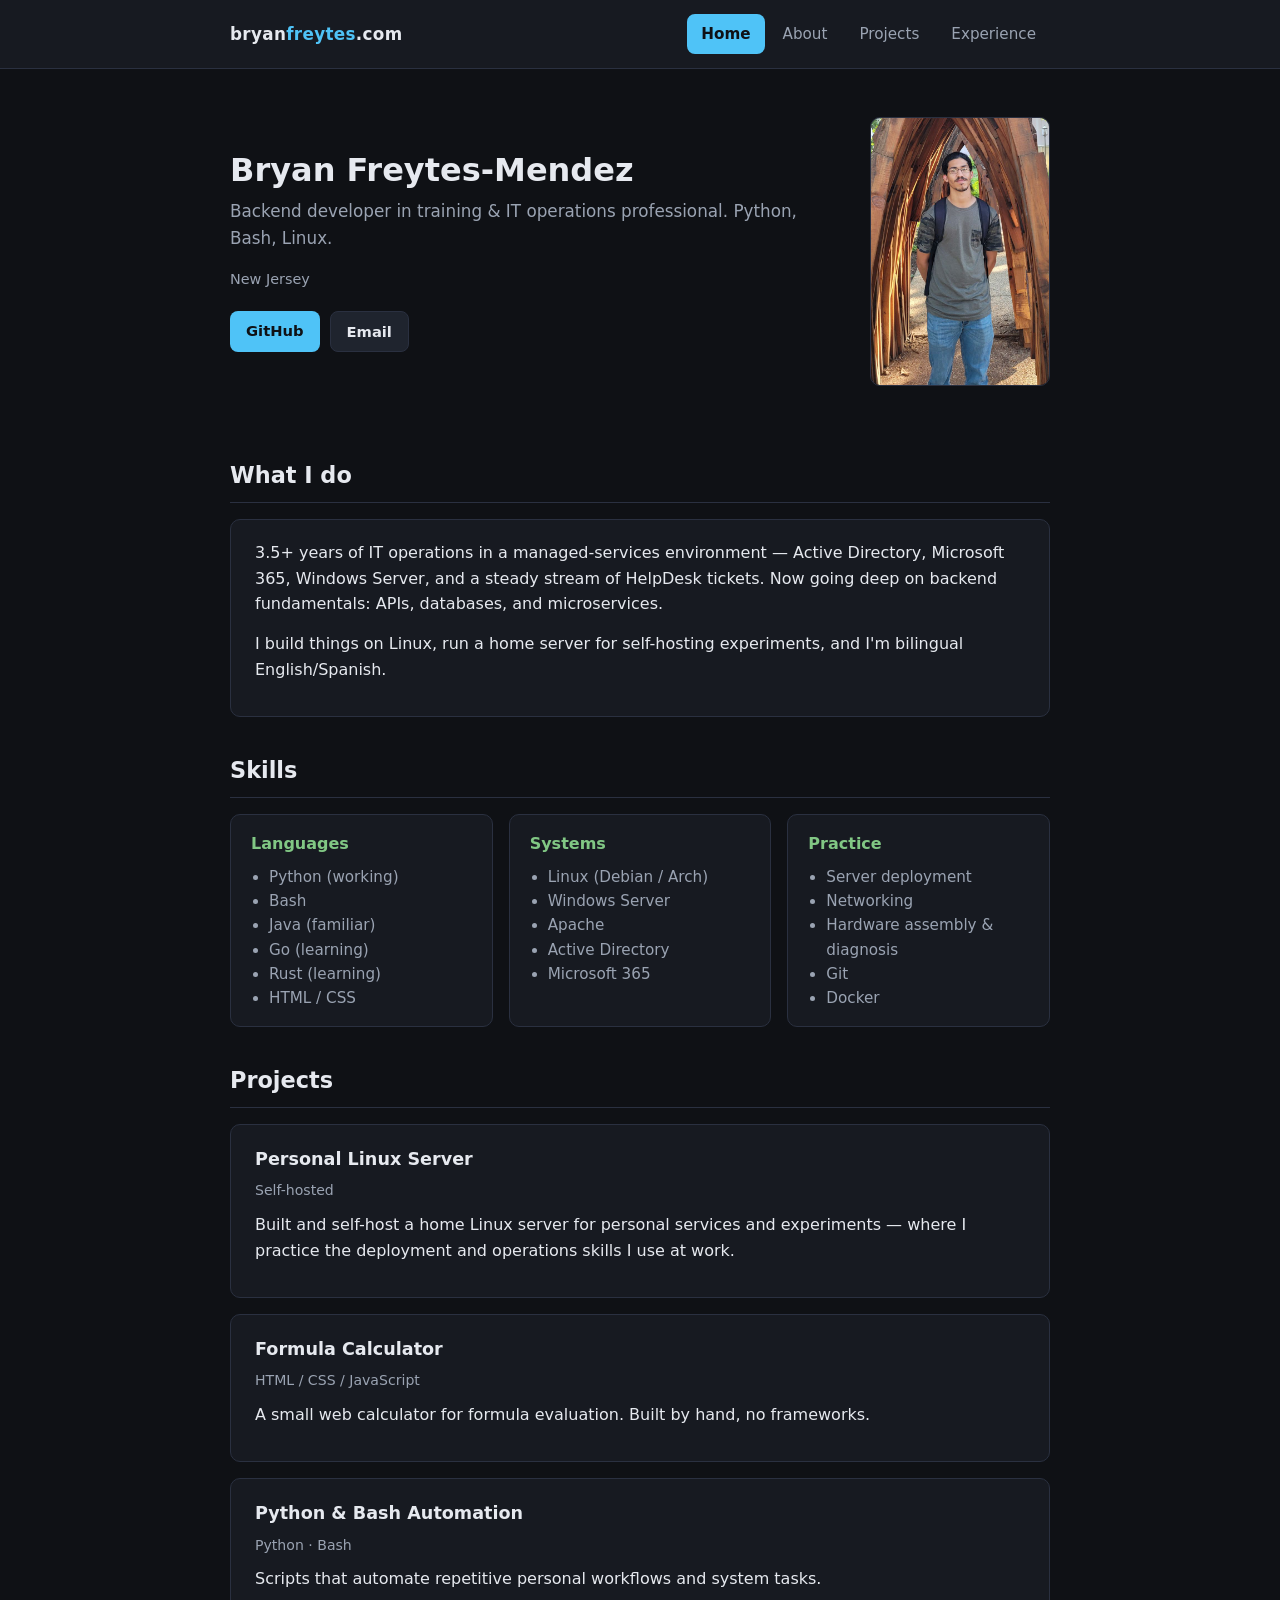
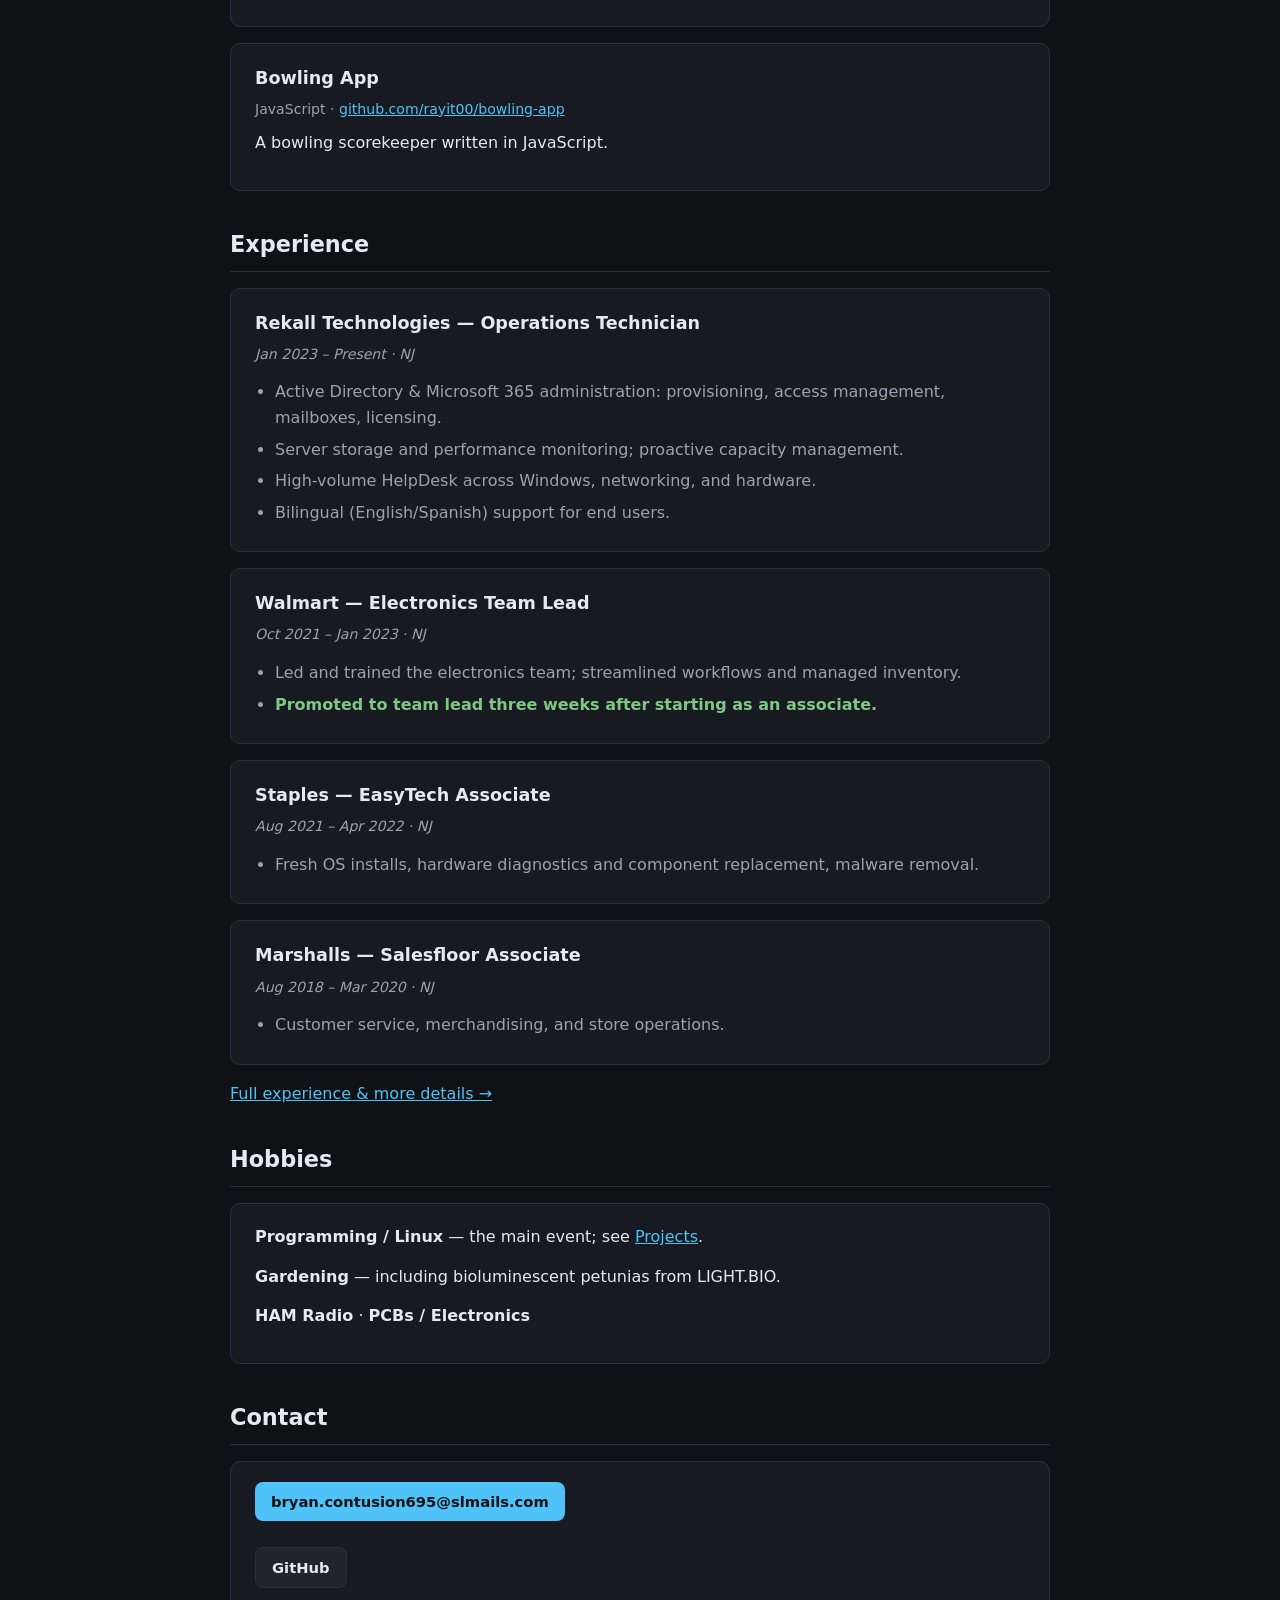
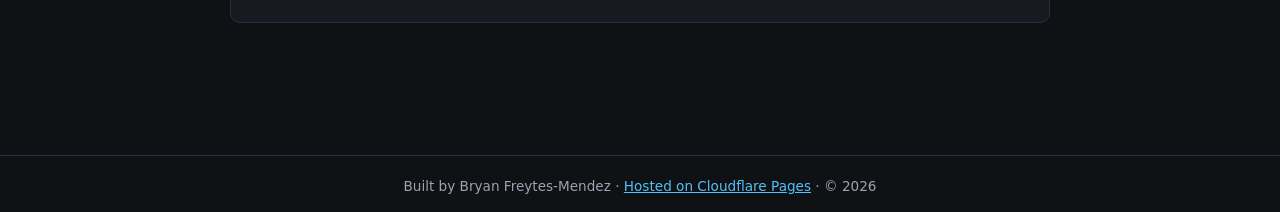
<file: index.html>
<!DOCTYPE html>
<html lang="en">
<head>
    <meta charset="UTF-8">
    <meta name="viewport" content="width=device-width, initial-scale=1.0">
    <title>Bryan Freytes-Mendez — Home</title>
    <meta name="description" content="Bryan Freytes-Mendez: backend developer in training and IT operations professional. Python, Bash, Linux. New Jersey.">
    <meta property="og:title" content="Bryan Freytes-Mendez">
    <meta property="og:description" content="Backend developer in training. Python, Bash, Linux. IT operations.">
    <meta property="og:type" content="website">
    <meta property="og:url" content="https://bryanfreytes.com/">
    <link rel="icon" type="image/svg+xml" href="/assets/favicon.svg">
    <link rel="stylesheet" href="/css/styles.css?v=20260905b">
</head>
<body>
<header class="site-header">
    <div class="header-inner">
        <a class="site-title" href="/index.html">bryan<span>freytes</span>.com</a>
        <nav>
            <ul>
                <li><a class="active" href="/index.html">Home</a></li>
                <li><a href="/about.html">About</a></li>
                <li><a href="/projects.html">Projects</a></li>
                <li><a href="/experience.html">Experience</a></li>
            </ul>
        </nav>
    </div>
</header>

<div class="page">
    <div class="hero">
        <div class="hero-text">
            <h1>Bryan Freytes-Mendez</h1>
            <p class="tagline">Backend developer in training &amp; IT operations professional. Python, Bash, Linux.</p>
            <p class="location">New Jersey</p>
            <div class="hero-links">
                <a class="btn" href="https://github.com/rayit00" target="_blank" rel="noopener">GitHub</a>
                <a class="btn secondary" href="mailto:bryan.contusion695@slmails.com">Email</a>
            </div>
        </div>
        <img src="/images/profile.jpg" alt="Portrait of Bryan Freytes-Mendez" width="180" height="270">
    </div>

    <section>
        <h2>What I do</h2>
        <div class="card">
            <p>3.5+ years of IT operations in a managed-services environment — Active Directory, Microsoft 365, Windows Server, and a steady stream of HelpDesk tickets. Now going deep on backend fundamentals: APIs, databases, and microservices.</p>
            <p>I build things on Linux, run a home server for self-hosting experiments, and I'm bilingual English/Spanish.</p>
        </div>
    </section>

    <section>
        <h2>Skills</h2>
        <div class="skills-grid">
            <div class="skill-group">
                <h3>Languages</h3>
                <ul>
                    <li>Python (working)</li>
                    <li>Bash</li>
                    <li>Java (familiar)</li>
                    <li>Go (learning)</li>
                    <li>Rust (learning)</li>
                    <li>HTML / CSS</li>
                </ul>
            </div>
            <div class="skill-group">
                <h3>Systems</h3>
                <ul>
                    <li>Linux (Debian / Arch)</li>
                    <li>Windows Server</li>
                    <li>Apache</li>
                    <li>Active Directory</li>
                    <li>Microsoft 365</li>
                </ul>
            </div>
            <div class="skill-group">
                <h3>Practice</h3>
                <ul>
                    <li>Server deployment</li>
                    <li>Networking</li>
                    <li>Hardware assembly &amp; diagnosis</li>
                    <li>Git</li>
                    <li>Docker</li>
                </ul>
            </div>
        </div>
    </section>

    <section>
        <h2>Projects</h2>
        <div class="card">
            <h3><a href="/projects.html#linux-server">Personal Linux Server</a></h3>
            <p class="meta">Self-hosted</p>
            <p>Built and self-host a home Linux server for personal services and experiments — where I practice the deployment and operations skills I use at work.</p>
        </div>
        <div class="card">
            <h3><a href="/projects.html#formula-calculator">Formula Calculator</a></h3>
            <p class="meta">HTML / CSS / JavaScript</p>
            <p>A small web calculator for formula evaluation. Built by hand, no frameworks.</p>
        </div>
        <div class="card">
            <h3><a href="/projects.html#automation">Python &amp; Bash Automation</a></h3>
            <p class="meta">Python · Bash</p>
            <p>Scripts that automate repetitive personal workflows and system tasks.</p>
        </div>
        <div class="card">
            <h3><a href="/projects.html#bowling-app">Bowling App</a></h3>
            <p class="meta">JavaScript · <a href="https://github.com/rayit00/bowling-app" target="_blank" rel="noopener">github.com/rayit00/bowling-app</a></p>
            <p>A bowling scorekeeper written in JavaScript.</p>
        </div>
    </section>

    <section>
        <h2>Experience</h2>
        <div class="card job">
            <h3>Rekall Technologies — Operations Technician</h3>
            <p class="dates">Jan 2023 – Present · NJ</p>
            <ul>
                <li>Active Directory &amp; Microsoft 365 administration: provisioning, access management, mailboxes, licensing.</li>
                <li>Server storage and performance monitoring; proactive capacity management.</li>
                <li>High-volume HelpDesk across Windows, networking, and hardware.</li>
                <li>Bilingual (English/Spanish) support for end users.</li>
            </ul>
        </div>
        <div class="card job">
            <h3>Walmart — Electronics Team Lead</h3>
            <p class="dates">Oct 2021 – Jan 2023 · NJ</p>
            <ul>
                <li>Led and trained the electronics team; streamlined workflows and managed inventory.</li>
                <li><span class="highlight">Promoted to team lead three weeks after starting as an associate.</span></li>
            </ul>
        </div>
        <div class="card job">
            <h3>Staples — EasyTech Associate</h3>
            <p class="dates">Aug 2021 – Apr 2022 · NJ</p>
            <ul>
                <li>Fresh OS installs, hardware diagnostics and component replacement, malware removal.</li>
            </ul>
        </div>
        <div class="card job">
            <h3>Marshalls — Salesfloor Associate</h3>
            <p class="dates">Aug 2018 – Mar 2020 · NJ</p>
            <ul>
                <li>Customer service, merchandising, and store operations.</li>
            </ul>
        </div>
        <p><a href="/experience.html">Full experience &amp; more details →</a></p>
    </section>

    <section>
        <h2>Hobbies</h2>
        <div class="card">
            <p><strong>Programming / Linux</strong> — the main event; see <a href="/projects.html">Projects</a>.</p>
            <p><strong>Gardening</strong> — including bioluminescent petunias from LIGHT.BIO.</p>
            <p><strong>HAM Radio</strong> · <strong>PCBs / Electronics</strong></p>
        </div>
    </section>

    <section>
        <h2>Contact</h2>
        <div class="card">
            <p>
                <a class="btn" href="mailto:bryan.contusion695@slmails.com">bryan.contusion695@slmails.com</a><br><br>
                <a class="btn secondary" href="https://github.com/rayit00" target="_blank" rel="noopener">GitHub</a>
            </p>
        </div>
    </section>
</div>

<footer class="site-footer">
    <p>Built by Bryan Freytes-Mendez &middot; <a href="https://pages.cloudflare.com">Hosted on Cloudflare Pages</a> &middot; &copy; 2026</p>
</footer>
</body>
</html>
</file>
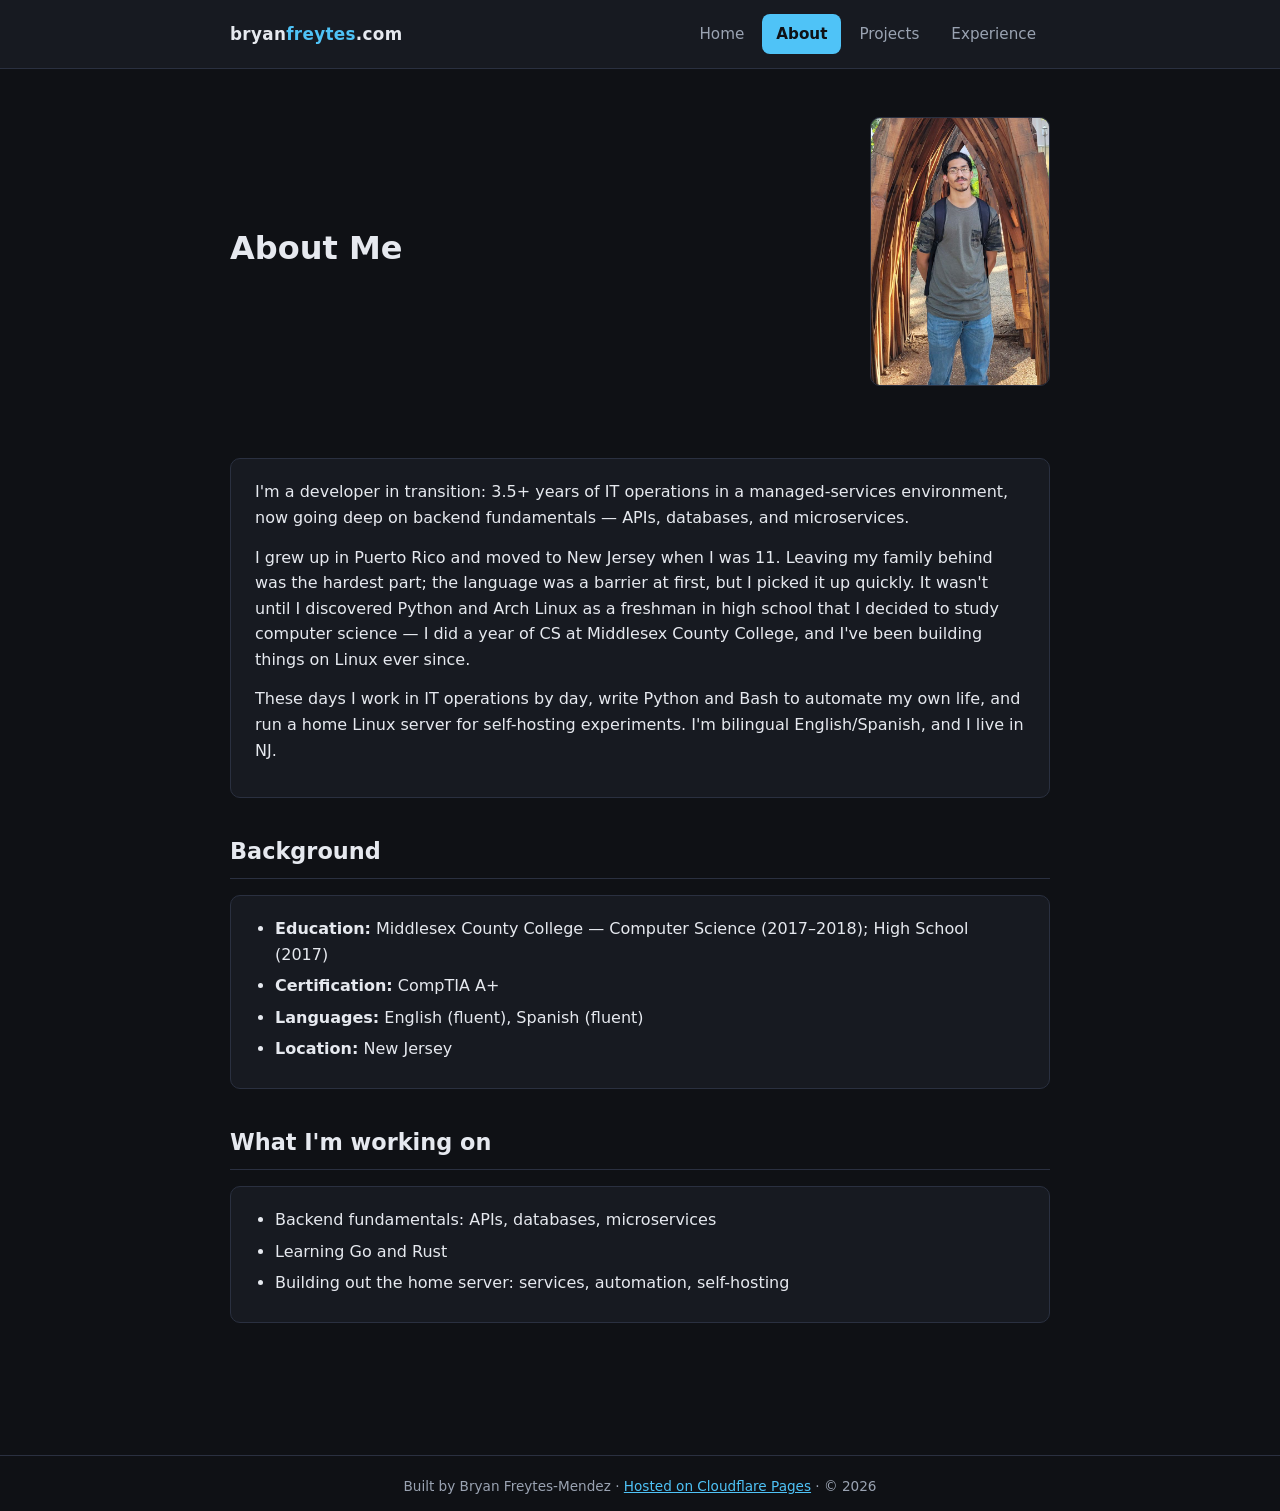
<file: about.html>
<!DOCTYPE html>
<html lang="en">
<head>
    <meta charset="UTF-8">
    <meta name="viewport" content="width=device-width, initial-scale=1.0">
    <title>About — Bryan Freytes-Mendez</title>
    <meta name="description" content="About Bryan Freytes-Mendez: Puerto Rico to New Jersey, computer science, Linux since high school, home server, and a career in IT operations.">
    <meta property="og:title" content="About — Bryan Freytes-Mendez">
    <meta property="og:description" content="Puerto Rico to New Jersey, CS at MCCC, Linux since high school, 3.5+ years in IT operations.">
    <meta property="og:type" content="website">
    <meta property="og:url" content="https://bryanfreytes.com/about.html">
    <link rel="icon" type="image/svg+xml" href="/assets/favicon.svg">
    <link rel="stylesheet" href="/css/styles.css?v=20260905b">
</head>
<body>
<header class="site-header">
    <div class="header-inner">
        <a class="site-title" href="/index.html">bryan<span>freytes</span>.com</a>
        <nav>
            <ul>
                <li><a href="/index.html">Home</a></li>
                <li><a class="active" href="/about.html">About</a></li>
                <li><a href="/projects.html">Projects</a></li>
                <li><a href="/experience.html">Experience</a></li>
            </ul>
        </nav>
    </div>
</header>

<div class="page">
    <div class="hero">
        <div class="hero-text">
            <h1>About Me</h1>
        </div>
        <img src="/images/profile.jpg" alt="Portrait of Bryan Freytes-Mendez" width="180" height="270">
    </div>

    <section>
        <div class="card">
            <p>I'm a developer in transition: 3.5+ years of IT operations in a managed-services environment, now going deep on backend fundamentals — APIs, databases, and microservices.</p>
            <p>I grew up in Puerto Rico and moved to New Jersey when I was 11. Leaving my family behind was the hardest part; the language was a barrier at first, but I picked it up quickly. It wasn't until I discovered Python and Arch Linux as a freshman in high school that I decided to study computer science — I did a year of CS at Middlesex County College, and I've been building things on Linux ever since.</p>
            <p>These days I work in IT operations by day, write Python and Bash to automate my own life, and run a home Linux server for self-hosting experiments. I'm bilingual English/Spanish, and I live in NJ.</p>
        </div>
    </section>

    <section>
        <h2>Background</h2>
        <div class="card">
            <ul class="dotted">
                <li><strong>Education:</strong> Middlesex County College — Computer Science (2017–2018); High School (2017)</li>
                <li><strong>Certification:</strong> CompTIA A+</li>
                <li><strong>Languages:</strong> English (fluent), Spanish (fluent)</li>
                <li><strong>Location:</strong> New Jersey</li>
            </ul>
        </div>
    </section>

    <section>
        <h2>What I'm working on</h2>
        <div class="card">
            <ul class="dotted">
                <li>Backend fundamentals: APIs, databases, microservices</li>
                <li>Learning Go and Rust</li>
                <li>Building out the home server: services, automation, self-hosting</li>
            </ul>
        </div>
    </section>
</div>

<footer class="site-footer">
    <p>Built by Bryan Freytes-Mendez &middot; <a href="https://pages.cloudflare.com">Hosted on Cloudflare Pages</a> &middot; &copy; 2026</p>
</footer>
</body>
</html>
</file>
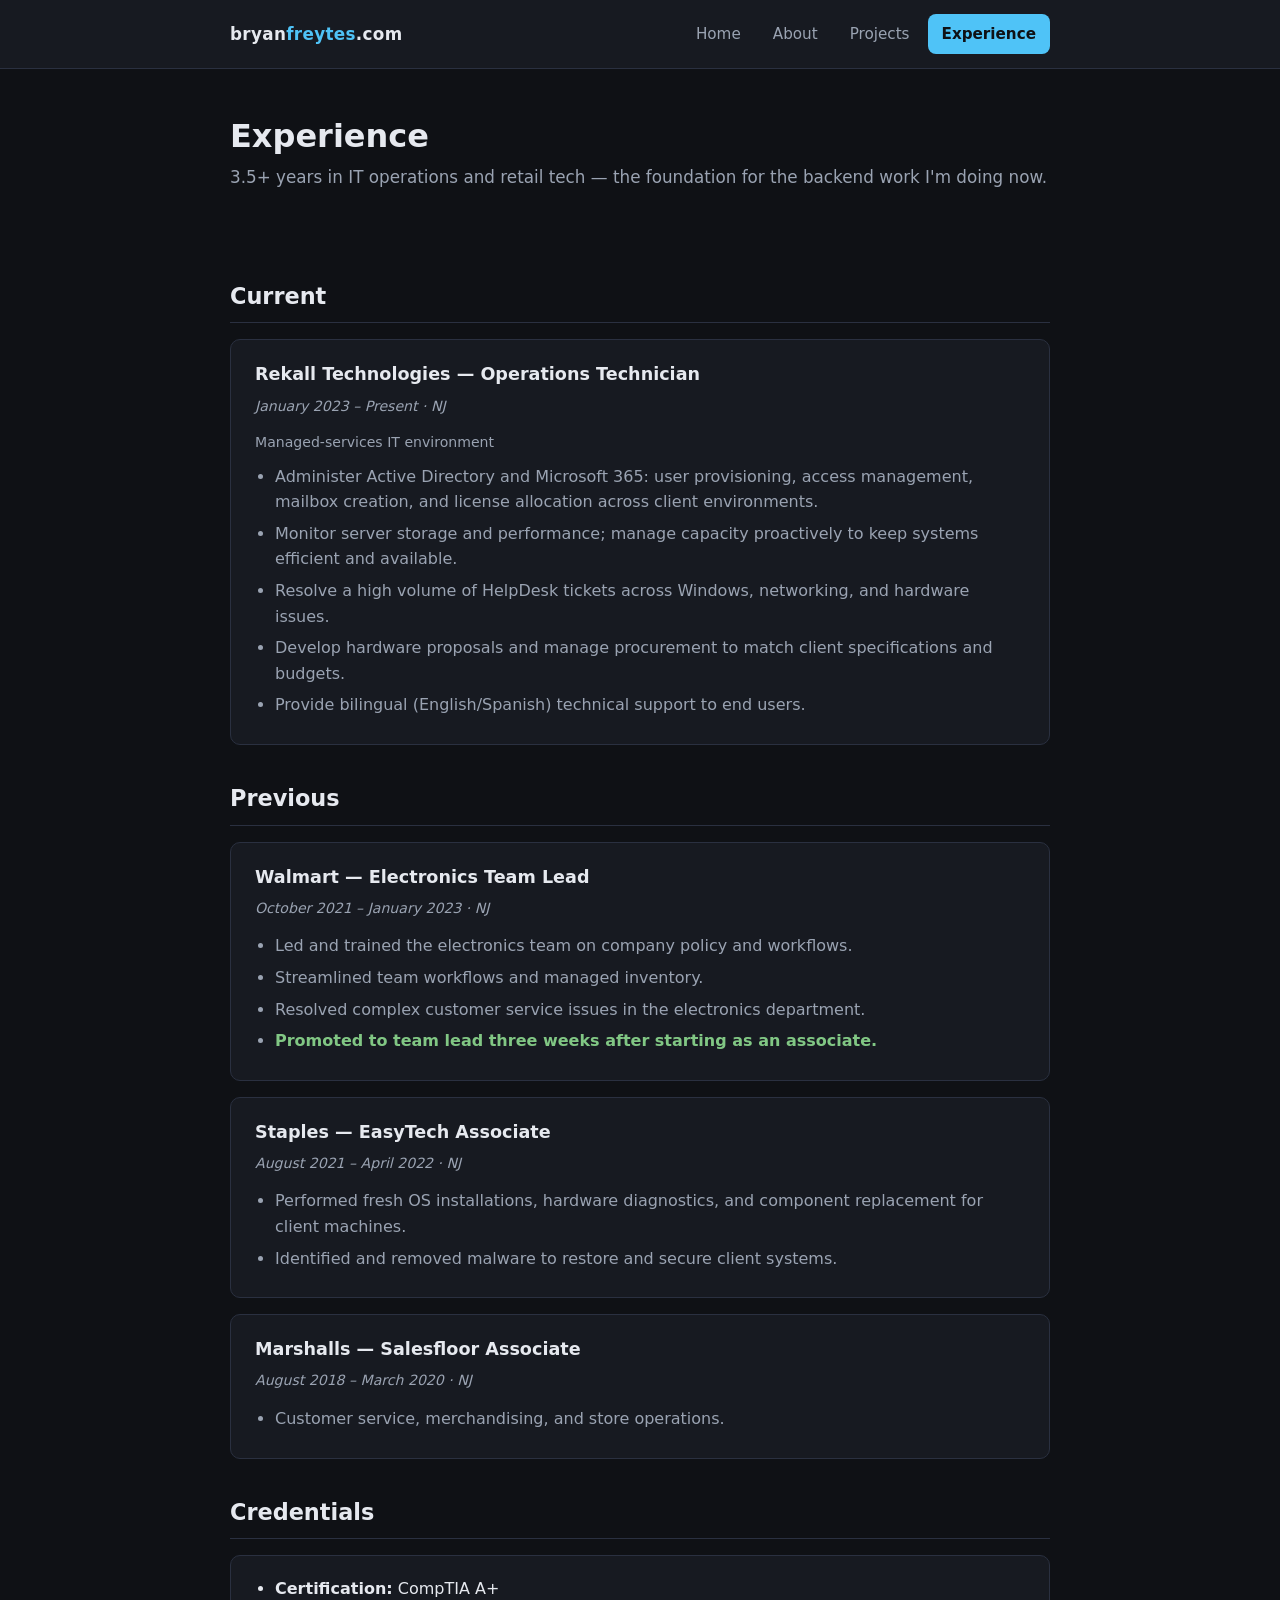
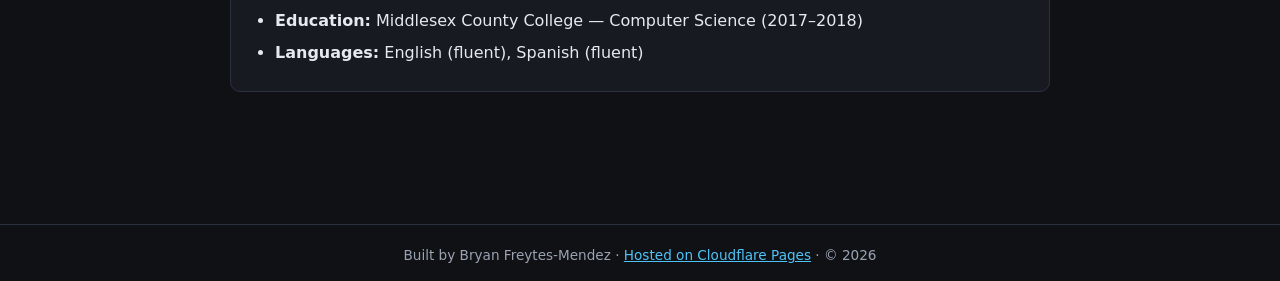
<file: experience.html>
<!DOCTYPE html>
<html lang="en">
<head>
    <meta charset="UTF-8">
    <meta name="viewport" content="width=device-width, initial-scale=1.0">
    <title>Experience — Bryan Freytes-Mendez</title>
    <meta name="description" content="Work experience of Bryan Freytes-Mendez: IT operations at Rekall Technologies, Walmart electronics team lead, Staples EasyTech, Marshalls.">
    <meta property="og:title" content="Experience — Bryan Freytes-Mendez">
    <meta property="og:description" content="3.5+ years in IT operations and retail tech.">
    <meta property="og:type" content="website">
    <meta property="og:url" content="https://bryanfreytes.com/experience.html">
    <link rel="icon" type="image/svg+xml" href="/assets/favicon.svg">
    <link rel="stylesheet" href="/css/styles.css?v=20260905b">
</head>
<body>
<header class="site-header">
    <div class="header-inner">
        <a class="site-title" href="/index.html">bryan<span>freytes</span>.com</a>
        <nav>
            <ul>
                <li><a href="/index.html">Home</a></li>
                <li><a href="/about.html">About</a></li>
                <li><a href="/projects.html">Projects</a></li>
                <li><a class="active" href="/experience.html">Experience</a></li>
            </ul>
        </nav>
    </div>
</header>

<div class="page">
    <div class="hero">
        <div class="hero-text">
            <h1>Experience</h1>
            <p class="tagline">3.5+ years in IT operations and retail tech — the foundation for the backend work I'm doing now.</p>
        </div>
    </div>

    <section>
        <h2>Current</h2>
        <div class="card job">
            <h3>Rekall Technologies — Operations Technician</h3>
            <p class="dates">January 2023 – Present · NJ</p>
            <p class="meta">Managed-services IT environment</p>
            <ul>
                <li>Administer Active Directory and Microsoft 365: user provisioning, access management, mailbox creation, and license allocation across client environments.</li>
                <li>Monitor server storage and performance; manage capacity proactively to keep systems efficient and available.</li>
                <li>Resolve a high volume of HelpDesk tickets across Windows, networking, and hardware issues.</li>
                <li>Develop hardware proposals and manage procurement to match client specifications and budgets.</li>
                <li>Provide bilingual (English/Spanish) technical support to end users.</li>
            </ul>
        </div>
    </section>

    <section>
        <h2>Previous</h2>
        <div class="card job">
            <h3>Walmart — Electronics Team Lead</h3>
            <p class="dates">October 2021 – January 2023 · NJ</p>
            <ul>
                <li>Led and trained the electronics team on company policy and workflows.</li>
                <li>Streamlined team workflows and managed inventory.</li>
                <li>Resolved complex customer service issues in the electronics department.</li>
                <li><span class="highlight">Promoted to team lead three weeks after starting as an associate.</span></li>
            </ul>
        </div>
        <div class="card job">
            <h3>Staples — EasyTech Associate</h3>
            <p class="dates">August 2021 – April 2022 · NJ</p>
            <ul>
                <li>Performed fresh OS installations, hardware diagnostics, and component replacement for client machines.</li>
                <li>Identified and removed malware to restore and secure client systems.</li>
            </ul>
        </div>
        <div class="card job">
            <h3>Marshalls — Salesfloor Associate</h3>
            <p class="dates">August 2018 – March 2020 · NJ</p>
            <ul>
                <li>Customer service, merchandising, and store operations.</li>
            </ul>
        </div>
    </section>

    <section>
        <h2>Credentials</h2>
        <div class="card">
            <ul class="dotted">
                <li><strong>Certification:</strong> CompTIA A+</li>
                <li><strong>Education:</strong> Middlesex County College — Computer Science (2017–2018)</li>
                <li><strong>Languages:</strong> English (fluent), Spanish (fluent)</li>
            </ul>
        </div>
    </section>
</div>

<footer class="site-footer">
    <p>Built by Bryan Freytes-Mendez &middot; <a href="https://pages.cloudflare.com">Hosted on Cloudflare Pages</a> &middot; &copy; 2026</p>
</footer>
</body>
</html>
</file>
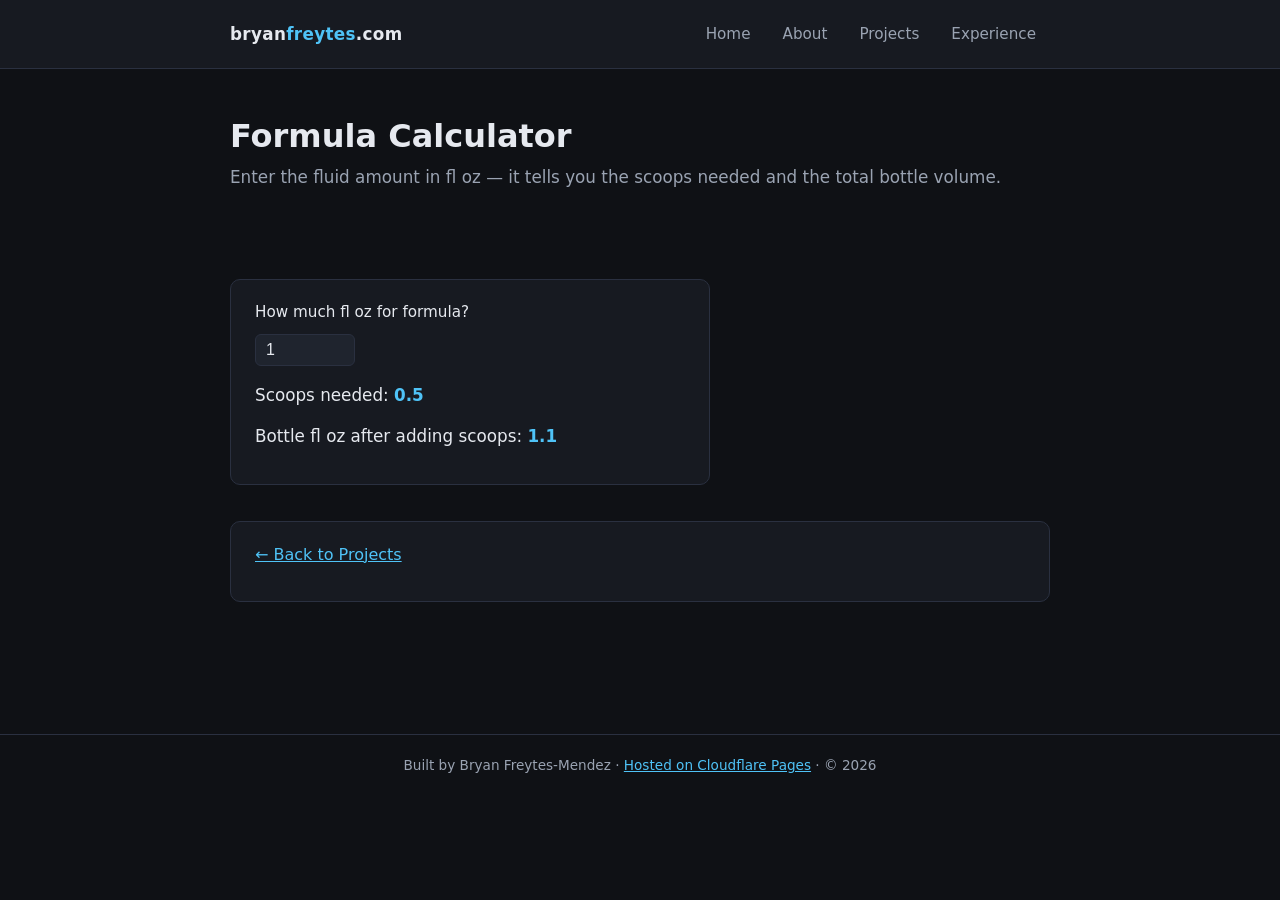
<file: formula-calculator.html>
<!DOCTYPE html>
<html lang="en">
<head>
    <meta charset="UTF-8">
    <meta name="viewport" content="width=device-width, initial-scale=1.0">
    <title>Formula Calculator — Bryan Freytes-Mendez</title>
    <meta name="description" content="A small formula calculator: enter the fluid amount in fl oz and get the scoops needed and total bottle volume.">
    <link rel="icon" type="image/svg+xml" href="/assets/favicon.svg">
    <link rel="stylesheet" href="/css/styles.css?v=20260905b">
</head>
<body>
<header class="site-header">
    <div class="header-inner">
        <a class="site-title" href="/index.html">bryan<span>freytes</span>.com</a>
        <nav>
            <ul>
                <li><a href="/index.html">Home</a></li>
                <li><a href="/about.html">About</a></li>
                <li><a href="/projects.html">Projects</a></li>
                <li><a href="/experience.html">Experience</a></li>
            </ul>
        </nav>
    </div>
</header>

<div class="page">
    <div class="hero">
        <div class="hero-text">
            <h1>Formula Calculator</h1>
            <p class="tagline">Enter the fluid amount in fl oz — it tells you the scoops needed and the total bottle volume.</p>
        </div>
    </div>

    <section>
        <div class="card calc-box">
            <label for="flOz">How much fl oz for formula?</label>
            <input type="number" id="flOz" name="flOz" value="1" min="0" step="0.5" oninput="calc()">
            <div class="calc-result">
                <p>Scoops needed: <span id="scoops">0.5</span></p>
                <p>Bottle fl oz after adding scoops: <span id="totalFlOz">1.1</span></p>
            </div>
        </div>
    </section>

    <section>
        <div class="card">
            <p><a href="/projects.html#formula-calculator">← Back to Projects</a></p>
        </div>
    </section>
</div>

<footer class="site-footer">
    <p>Built by Bryan Freytes-Mendez &middot; <a href="https://pages.cloudflare.com">Hosted on Cloudflare Pages</a> &middot; &copy; 2026</p>
</footer>

<script>
    const SCOOP_FL_OZ = 0.2; // fl oz of fluid per scoop

    function calc() {
        const amountFluid = Number(document.getElementById("flOz").value);
        if (Number.isNaN(amountFluid) || amountFluid < 0) {
            document.getElementById("scoops").textContent = "";
            document.getElementById("totalFlOz").textContent = "";
            return;
        }
        const scoops = amountFluid / 2;
        const addedFluid = scoops * SCOOP_FL_OZ;
        const total = amountFluid + addedFluid;
        document.getElementById("scoops").textContent = round1(scoops);
        document.getElementById("totalFlOz").textContent = round1(total);
    }

    function round1(n) {
        return Math.round(n * 10) / 10;
    }

    calc();
</script>
</body>
</html>
</file>
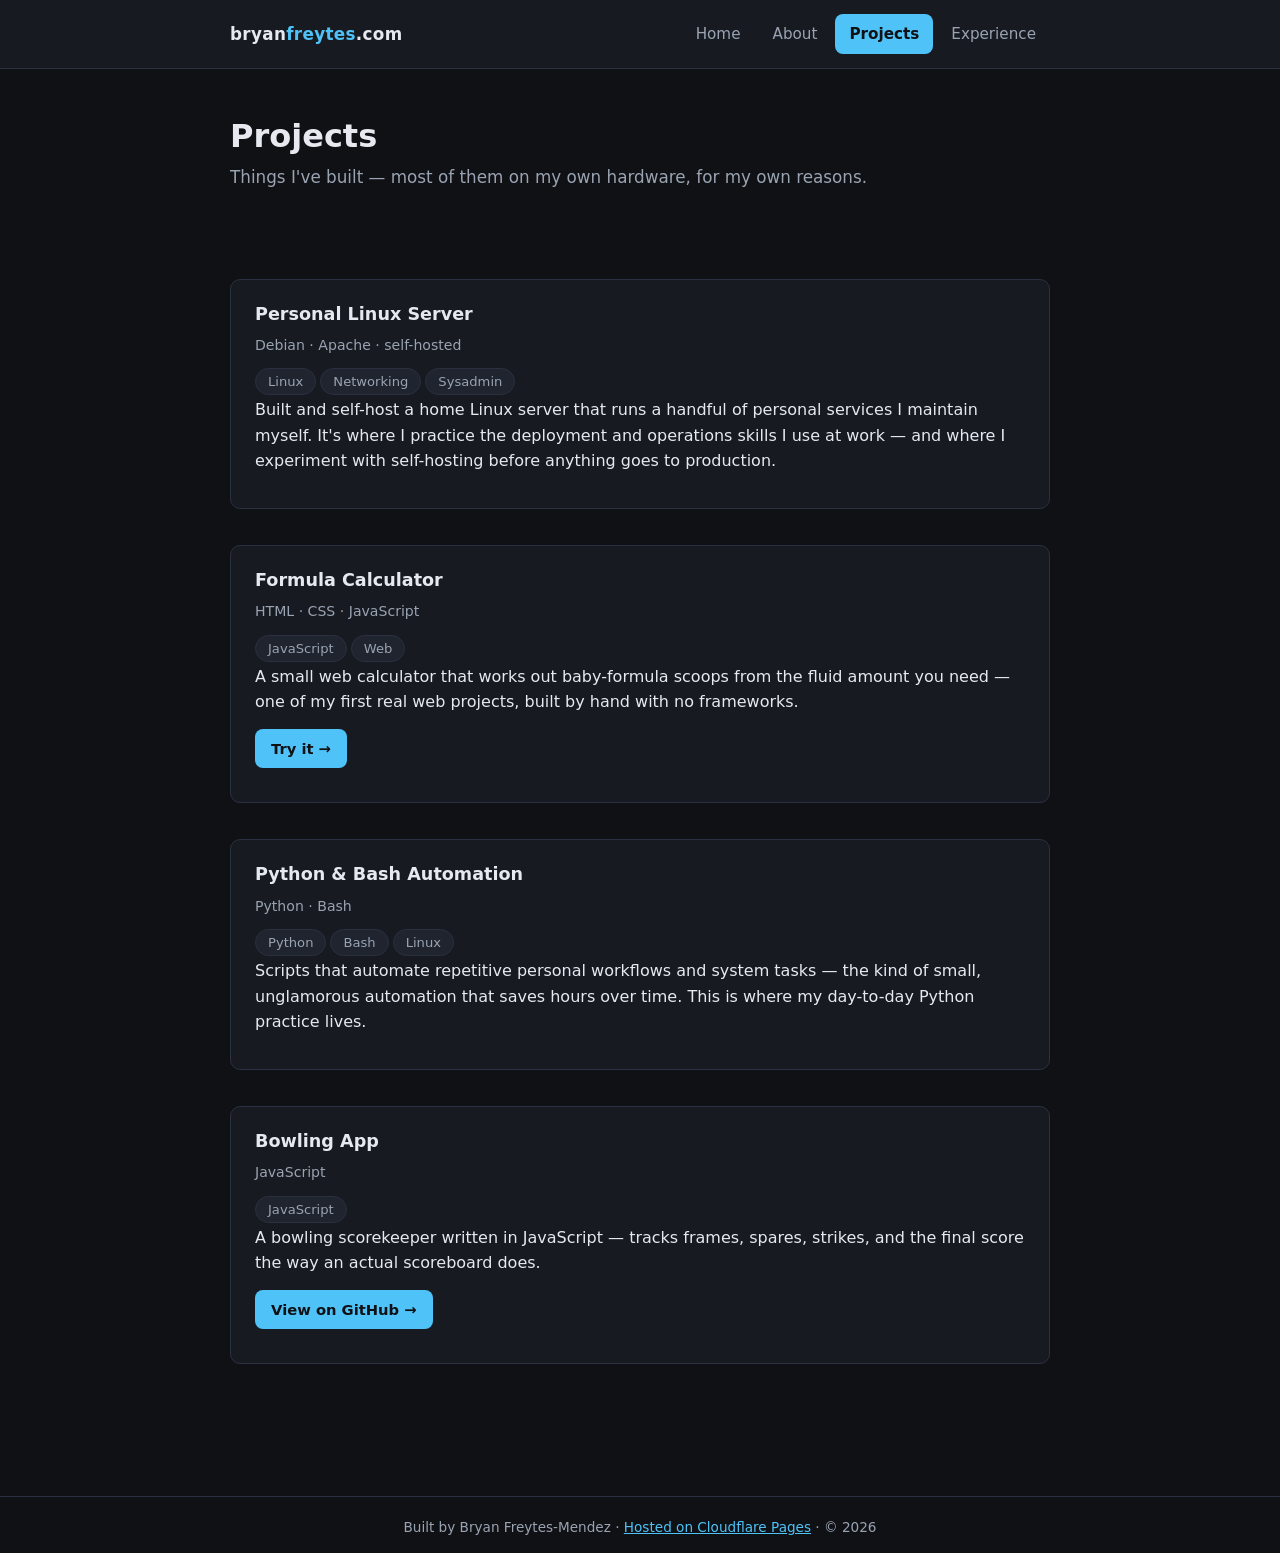
<file: projects.html>
<!DOCTYPE html>
<html lang="en">
<head>
    <meta charset="UTF-8">
    <meta name="viewport" content="width=device-width, initial-scale=1.0">
    <title>Projects — Bryan Freytes-Mendez</title>
    <meta name="description" content="Projects by Bryan Freytes-Mendez: self-hosted Linux server, formula calculator, Python and Bash automation, and a JavaScript bowling app.">
    <meta property="og:title" content="Projects — Bryan Freytes-Mendez">
    <meta property="og:description" content="Self-hosted Linux server, formula calculator, Python/Bash automation, bowling app.">
    <meta property="og:type" content="website">
    <meta property="og:url" content="https://bryanfreytes.com/projects.html">
    <link rel="icon" type="image/svg+xml" href="/assets/favicon.svg">
    <link rel="stylesheet" href="/css/styles.css?v=20260905b">
</head>
<body>
<header class="site-header">
    <div class="header-inner">
        <a class="site-title" href="/index.html">bryan<span>freytes</span>.com</a>
        <nav>
            <ul>
                <li><a href="/index.html">Home</a></li>
                <li><a href="/about.html">About</a></li>
                <li><a class="active" href="/projects.html">Projects</a></li>
                <li><a href="/experience.html">Experience</a></li>
            </ul>
        </nav>
    </div>
</header>

<div class="page">
    <div class="hero">
        <div class="hero-text">
            <h1>Projects</h1>
            <p class="tagline">Things I've built — most of them on my own hardware, for my own reasons.</p>
        </div>
    </div>

    <section id="linux-server">
        <div class="card">
            <h3>Personal Linux Server</h3>
            <p class="meta">Debian · Apache · self-hosted</p>
            <span class="tag">Linux</span><span class="tag">Networking</span><span class="tag">Sysadmin</span>
            <p>Built and self-host a home Linux server that runs a handful of personal services I maintain myself. It's where I practice the deployment and operations skills I use at work — and where I experiment with self-hosting before anything goes to production.</p>
        </div>
    </section>

    <section id="formula-calculator">
        <div class="card">
            <h3>Formula Calculator</h3>
            <p class="meta">HTML · CSS · JavaScript</p>
            <span class="tag">JavaScript</span><span class="tag">Web</span>
            <p>A small web calculator that works out baby-formula scoops from the fluid amount you need — one of my first real web projects, built by hand with no frameworks.</p>
            <p><a class="btn" href="/formula-calculator.html">Try it →</a></p>
        </div>
    </section>

    <section id="automation">
        <div class="card">
            <h3>Python &amp; Bash Automation</h3>
            <p class="meta">Python · Bash</p>
            <span class="tag">Python</span><span class="tag">Bash</span><span class="tag">Linux</span>
            <p>Scripts that automate repetitive personal workflows and system tasks — the kind of small, unglamorous automation that saves hours over time. This is where my day-to-day Python practice lives.</p>
        </div>
    </section>

    <section id="bowling-app">
        <div class="card">
            <h3>Bowling App</h3>
            <p class="meta">JavaScript</p>
            <span class="tag">JavaScript</span>
            <p>A bowling scorekeeper written in JavaScript — tracks frames, spares, strikes, and the final score the way an actual scoreboard does.</p>
            <p><a class="btn" href="https://github.com/rayit00/bowling-app" target="_blank" rel="noopener">View on GitHub →</a></p>
        </div>
    </section>
</div>

<footer class="site-footer">
    <p>Built by Bryan Freytes-Mendez &middot; <a href="https://pages.cloudflare.com">Hosted on Cloudflare Pages</a> &middot; &copy; 2026</p>
</footer>
</body>
</html>
</file>
<file: css/styles.css>
:root {
    --bg: #0f1115;
    --surface: #171a21;
    --surface-2: #1f242e;
    --text: #e6e9ef;
    --text-dim: #9aa3b2;
    --accent: #4fc3f7;
    --accent-2: #81c784;
    --border: #2a3040;
    --radius: 10px;
}

* {
    box-sizing: border-box;
}

html {
    scroll-behavior: smooth;
}

body {
    margin: 0;
    background-color: var(--bg);
    color: var(--text);
    font-family: system-ui, -apple-system, "Segoe UI", Roboto, Helvetica, Arial, sans-serif;
    line-height: 1.6;
}

.page {
    max-width: 860px;
    margin: 0 auto;
    padding: 0 20px 60px;
}

/* ---------- Header / Nav ---------- */

header.site-header {
    background-color: var(--surface);
    border-bottom: 1px solid var(--border);
}

.header-inner {
    max-width: 860px;
    margin: 0 auto;
    padding: 14px 20px;
    display: flex;
    align-items: center;
    justify-content: space-between;
    flex-wrap: wrap;
    gap: 10px;
}

.site-title {
    font-size: 1.05rem;
    font-weight: 700;
    color: var(--text);
    text-decoration: none;
    letter-spacing: 0.02em;
}

.site-title span {
    color: var(--accent);
}

nav ul {
    list-style: none;
    display: flex;
    gap: 4px;
    margin: 0;
    padding: 0;
}

nav a {
    display: block;
    padding: 8px 14px;
    color: var(--text-dim);
    text-decoration: none;
    border-radius: 8px;
    font-size: 0.95rem;
    transition: color 0.15s, background-color 0.15s;
}

nav a:hover {
    color: var(--text);
    background-color: var(--surface-2);
}

nav a.active {
    color: var(--bg);
    background-color: var(--accent);
    font-weight: 600;
}

/* ---------- Hero ---------- */

.hero {
    display: flex;
    align-items: center;
    gap: 36px;
    padding: 48px 0 36px;
}

.hero-text {
    flex: 1;
}

.hero h1 {
    margin: 0 0 8px;
    font-size: 2rem;
    line-height: 1.2;
}

.hero .tagline {
    margin: 0 0 16px;
    color: var(--text-dim);
    font-size: 1.05rem;
}

.hero .location {
    margin: 0 0 20px;
    color: var(--text-dim);
    font-size: 0.9rem;
}

.hero img {
    width: 180px;
    height: auto;
    border-radius: var(--radius);
    border: 1px solid var(--border);
}

.hero-links {
    display: flex;
    gap: 10px;
    flex-wrap: wrap;
}

/* ---------- Cards & sections ---------- */

section {
    margin-top: 36px;
}

h2 {
    font-size: 1.4rem;
    margin: 0 0 16px;
    padding-bottom: 8px;
    border-bottom: 1px solid var(--border);
}

h3 {
    font-size: 1.1rem;
    margin: 0 0 6px;
}

p {
    margin: 0 0 14px;
}

.card {
    background-color: var(--surface);
    border: 1px solid var(--border);
    border-radius: var(--radius);
    padding: 20px 24px;
    margin-bottom: 16px;
}

.card h3 a {
    color: var(--text);
    text-decoration: none;
}

.card h3 a:hover {
    color: var(--accent);
}

.card .meta {
    color: var(--text-dim);
    font-size: 0.88rem;
    margin-bottom: 10px;
}

/* ---------- Links & buttons ---------- */

a {
    color: var(--accent);
}

.btn {
    display: inline-block;
    padding: 8px 16px;
    border-radius: 8px;
    background-color: var(--accent);
    color: var(--bg);
    font-weight: 600;
    text-decoration: none;
    font-size: 0.92rem;
    transition: filter 0.15s;
}

.btn:hover {
    filter: brightness(1.15);
    color: var(--bg);
}

.btn.secondary {
    background-color: var(--surface-2);
    color: var(--text);
    border: 1px solid var(--border);
}

/* ---------- Lists ---------- */

ul.plain {
    list-style: none;
    padding: 0;
    margin: 0;
}

ul.plain li {
    padding: 4px 0;
}

ul.dotted {
    margin: 0;
    padding-left: 20px;
}

ul.dotted li {
    margin-bottom: 6px;
}

/* ---------- Skills grid ---------- */

.skills-grid {
    display: grid;
    grid-template-columns: repeat(auto-fit, minmax(220px, 1fr));
    gap: 16px;
}

.skill-group {
    background-color: var(--surface);
    border: 1px solid var(--border);
    border-radius: var(--radius);
    padding: 16px 20px;
}

.skill-group h3 {
    margin-bottom: 8px;
    color: var(--accent-2);
    font-size: 1rem;
}

.skill-group ul {
    margin: 0;
    padding-left: 18px;
    color: var(--text-dim);
    font-size: 0.95rem;
}

/* ---------- Tags ---------- */

.tag {
    display: inline-block;
    background-color: var(--surface-2);
    border: 1px solid var(--border);
    color: var(--text-dim);
    border-radius: 999px;
    padding: 2px 12px;
    font-size: 0.82rem;
    margin: 2px 4px 2px 0;
}

.tag.learning {
    border-color: var(--accent);
    color: var(--accent);
}

/* ---------- Experience ---------- */

.job .dates {
    color: var(--text-dim);
    font-size: 0.88rem;
    font-style: italic;
}

.job ul {
    margin: 8px 0 0;
    padding-left: 20px;
    color: var(--text-dim);
}

.job li {
    margin-bottom: 6px;
}

.highlight {
    color: var(--accent-2);
    font-weight: 600;
}

/* ---------- Footer ---------- */

footer.site-footer {
    margin-top: 56px;
    padding-top: 20px;
    border-top: 1px solid var(--border);
    color: var(--text-dim);
    font-size: 0.85rem;
    text-align: center;
}

/* ---------- Calculator page ---------- */

.calc-box {
    max-width: 480px;
}

.calc-box label {
    display: block;
    margin-bottom: 10px;
    font-size: 0.95rem;
}

.calc-box input[type="number"] {
    width: 100px;
    padding: 6px 10px;
    border-radius: 6px;
    border: 1px solid var(--border);
    background-color: var(--surface-2);
    color: var(--text);
    font-size: 1rem;
}

.calc-result {
    margin-top: 16px;
    font-size: 1.05rem;
}

.calc-result span {
    color: var(--accent);
    font-weight: 700;
}

/* ---------- Mobile ---------- */

@media (max-width: 640px) {
    .hero {
        flex-direction: column;
        text-align: center;
        padding-top: 32px;
    }

    .hero img {
        width: 140px;
    }

    .hero-links {
        justify-content: center;
    }

    .header-inner {
        justify-content: center;
    }
}
</file>
